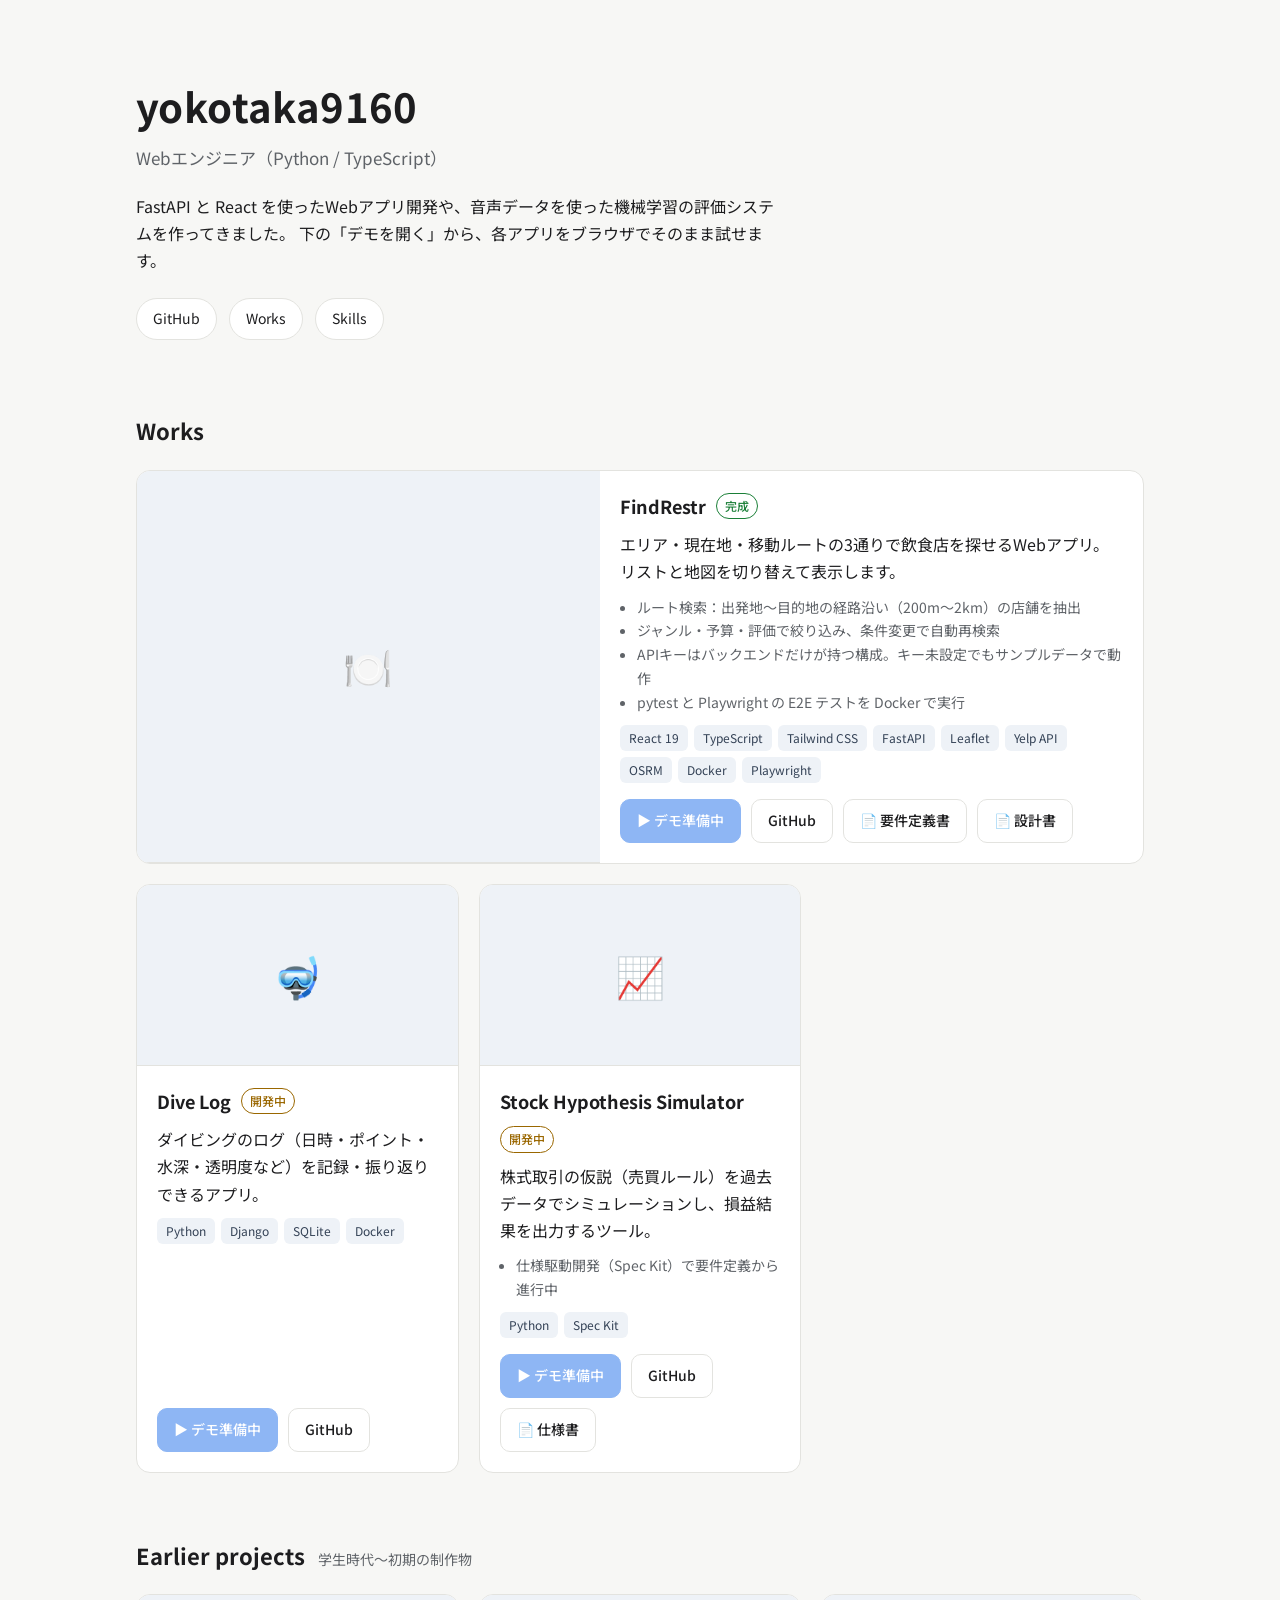
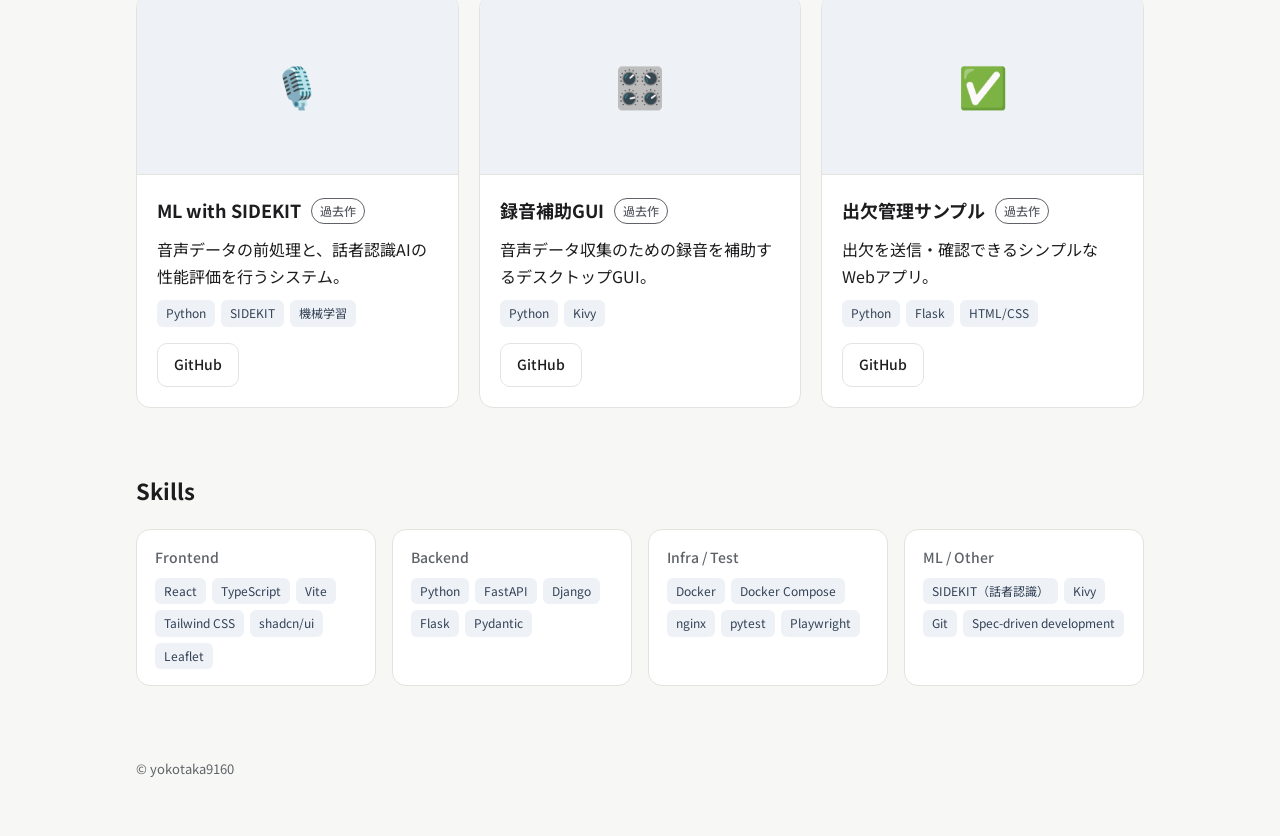
<file: index.html>
<!doctype html>
<html lang="ja">
<head>
<meta charset="utf-8">
<meta name="viewport" content="width=device-width, initial-scale=1">
<title>yokotaka9160 Portfolio</title>
<meta name="description" content="yokotaka9160 が開発したアプリのポートフォリオ。デモをすぐに起動できます。">
<link rel="preconnect" href="https://fonts.googleapis.com">
<link href="https://fonts.googleapis.com/css2?family=Noto+Sans+JP:wght@400;500;700&display=swap" rel="stylesheet">
<style>
  :root {
    --bg: #f7f7f5;
    --surface: #ffffff;
    --text: #1d1d1f;
    --muted: #5f6368;
    --border: #e3e3df;
    --accent: #1f6feb;
    --accent-text: #ffffff;
    --tag-bg: #eef2f7;
    --tag-text: #334155;
    --ok: #1a7f37;
    --wip: #9a6700;
    --radius: 14px;
  }
  @media (prefers-color-scheme: dark) {
    :root {
      --bg: #0f1115;
      --surface: #171a21;
      --text: #e8eaed;
      --muted: #a0a6b0;
      --border: #2a2f3a;
      --accent: #4c8dff;
      --accent-text: #0f1115;
      --tag-bg: #232834;
      --tag-text: #c9d1dc;
      --ok: #3fb950;
      --wip: #d29922;
    }
  }
  * { box-sizing: border-box; }
  body {
    margin: 0;
    background: var(--bg);
    color: var(--text);
    font-family: "Noto Sans JP", system-ui, sans-serif;
    line-height: 1.7;
  }
  a { color: var(--accent); }
  .wrap { max-width: 1040px; margin: 0 auto; padding: 0 16px; }

  header { padding: 72px 0 40px; }
  header h1 { font-size: clamp(28px, 5vw, 40px); margin: 0 0 4px; letter-spacing: .01em; }
  header .role { color: var(--muted); font-size: 17px; margin: 0 0 20px; }
  header .intro { max-width: 640px; margin: 0 0 24px; }
  .links { display: flex; gap: 12px; flex-wrap: wrap; }
  .links a {
    text-decoration: none; padding: 8px 16px; border-radius: 999px;
    border: 1px solid var(--border); color: var(--text); background: var(--surface); font-size: 14px;
  }
  .links a:hover { border-color: var(--accent); }

  section { padding: 32px 0; }
  h2 { font-size: 22px; margin: 0 0 20px; }
  h2 small { font-weight: 400; color: var(--muted); font-size: 14px; margin-left: 8px; }

  .grid { display: grid; gap: 20px; grid-template-columns: repeat(auto-fill, minmax(300px, 1fr)); }
  .card {
    background: var(--surface); border: 1px solid var(--border); border-radius: var(--radius);
    overflow: hidden; display: flex; flex-direction: column;
  }
  .card.featured { grid-column: 1 / -1; }
  @media (min-width: 760px) {
    .card.featured { flex-direction: row; }
    .card.featured .thumb { flex: 0 0 46%; aspect-ratio: auto; min-height: 280px; }
  }
  .thumb {
    aspect-ratio: 16 / 9; background: var(--tag-bg); display: grid; place-items: center;
    color: var(--muted); font-size: 13px; border-bottom: 1px solid var(--border);
  }
  .thumb img { width: 100%; height: 100%; object-fit: cover; display: block; }
  .thumb .ph { font-size: 40px; line-height: 1; }
  .body { padding: 20px; display: flex; flex-direction: column; gap: 10px; flex: 1; }
  .title-row { display: flex; align-items: center; gap: 10px; flex-wrap: wrap; }
  .card h3 { margin: 0; font-size: 18px; }
  .status { font-size: 12px; font-weight: 500; padding: 2px 8px; border-radius: 999px; border: 1px solid currentColor; }
  .status.live { color: var(--ok); }
  .status.wip { color: var(--wip); }
  .status.archive { color: var(--muted); }
  .summary { margin: 0; }
  .points { margin: 0; padding-left: 1.2em; color: var(--muted); font-size: 14px; }
  .tags { display: flex; flex-wrap: wrap; gap: 6px; margin: 0; padding: 0; list-style: none; }
  .tags li { background: var(--tag-bg); color: var(--tag-text); font-size: 12px; padding: 3px 9px; border-radius: 6px; }
  .actions { display: flex; gap: 10px; flex-wrap: wrap; margin-top: auto; padding-top: 6px; }
  .btn {
    display: inline-flex; align-items: center; gap: 6px; text-decoration: none; font-size: 14px; font-weight: 500;
    padding: 9px 16px; border-radius: 10px; border: 1px solid var(--border); color: var(--text);
  }
  .btn.primary { background: var(--accent); border-color: var(--accent); color: var(--accent-text); }
  .btn[aria-disabled="true"] { opacity: .5; pointer-events: none; }
  .note { font-size: 12px; color: var(--muted); margin: 0; }

  .skills { display: grid; gap: 16px; grid-template-columns: repeat(auto-fill, minmax(220px, 1fr)); }
  .skill { background: var(--surface); border: 1px solid var(--border); border-radius: var(--radius); padding: 16px 18px; }
  .skill h3 { margin: 0 0 8px; font-size: 14px; color: var(--muted); font-weight: 500; }

  footer { padding: 40px 0 56px; color: var(--muted); font-size: 13px; }
</style>
</head>
<body>
<div class="wrap">
  <header>
    <!-- TODO: 名前・職種・自己紹介を書き換えてください -->
    <h1>yokotaka9160</h1>
    <p class="role">Webエンジニア（Python / TypeScript）</p>
    <p class="intro">
      FastAPI と React を使ったWebアプリ開発や、音声データを使った機械学習の評価システムを作ってきました。
      下の「デモを開く」から、各アプリをブラウザでそのまま試せます。
    </p>
    <nav class="links">
      <a href="https://github.com/yokotaka9160" target="_blank" rel="noopener">GitHub</a>
      <a href="#works">Works</a>
      <a href="#skills">Skills</a>
      <!-- <a href="mailto:you@example.com">Contact</a> -->
    </nav>
  </header>

  <section id="works">
    <h2>Works</h2>
    <div class="grid" id="works-grid"></div>
  </section>

  <section id="archive">
    <h2>Earlier projects <small>学生時代〜初期の制作物</small></h2>
    <div class="grid" id="archive-grid"></div>
  </section>

  <section id="skills">
    <h2>Skills</h2>
    <div class="skills">
      <div class="skill"><h3>Frontend</h3><ul class="tags"><li>React</li><li>TypeScript</li><li>Vite</li><li>Tailwind CSS</li><li>shadcn/ui</li><li>Leaflet</li></ul></div>
      <div class="skill"><h3>Backend</h3><ul class="tags"><li>Python</li><li>FastAPI</li><li>Django</li><li>Flask</li><li>Pydantic</li></ul></div>
      <div class="skill"><h3>Infra / Test</h3><ul class="tags"><li>Docker</li><li>Docker Compose</li><li>nginx</li><li>pytest</li><li>Playwright</li></ul></div>
      <div class="skill"><h3>ML / Other</h3><ul class="tags"><li>SIDEKIT（話者認識）</li><li>Kivy</li><li>Git</li><li>Spec-driven development</li></ul></div>
    </div>
  </section>

  <footer>© yokotaka9160</footer>
</div>

<script>
/*
 * アプリ一覧（ここを編集するだけでカードが増減します）
 *  status: "live"（公開中） / "wip"（開発中） / "archive"（過去作）
 *  demo:   デプロイしたURL。空文字ならボタンは無効表示になります
 *  image:  スクリーンショットのパス（例: "images/find-restaurant.png"）。空なら仮のサムネイル
 */
const WORKS = [
  {
    name: "FindRestr",
    repo: "https://github.com/yokotaka9160/Find-Restaurant-App",
    demo: "",            // TODO: Render 等にデプロイしたら URL を入れる
    image: "",
    icon: "🍽️",
    status: "live",
    featured: true,
    summary: "エリア・現在地・移動ルートの3通りで飲食店を探せるWebアプリ。リストと地図を切り替えて表示します。",
    points: [
      "ルート検索：出発地〜目的地の経路沿い（200m〜2km）の店舗を抽出",
      "ジャンル・予算・評価で絞り込み、条件変更で自動再検索",
      "APIキーはバックエンドだけが持つ構成。キー未設定でもサンプルデータで動作",
      "pytest と Playwright の E2E テストを Docker で実行"
    ],
    tags: ["React 19", "TypeScript", "Tailwind CSS", "FastAPI", "Leaflet", "Yelp API", "OSRM", "Docker", "Playwright"],
    docs: [
      { label: "要件定義書", url: "https://github.com/yokotaka9160/Find-Restaurant-App/blob/main/docs/requirements.md" },
      { label: "設計書",     url: "https://github.com/yokotaka9160/Find-Restaurant-App/blob/main/docs/design.md" }
    ],
    note: "無料サーバーのため、初回は起動に30秒ほどかかる場合があります。"
  },
  {
    name: "Dive Log",
    repo: "https://github.com/yokotaka9160/Dive-Log-App",
    demo: "",
    image: "",
    icon: "🤿",
    status: "wip",
    summary: "ダイビングのログ（日時・ポイント・水深・透明度など）を記録・振り返りできるアプリ。",
    points: [],
    tags: ["Python", "Django", "SQLite", "Docker"]
  },
  {
    name: "Stock Hypothesis Simulator",
    repo: "https://github.com/yokotaka9160/Stock-Hypothesis-App",
    demo: "",
    image: "",
    icon: "📈",
    status: "wip",
    summary: "株式取引の仮説（売買ルール）を過去データでシミュレーションし、損益結果を出力するツール。",
    points: ["仕様駆動開発（Spec Kit）で要件定義から進行中"],
    tags: ["Python", "Spec Kit"],
    docs: [
      { label: "仕様書", url: "https://github.com/yokotaka9160/Stock-Hypothesis-App/blob/main/specs/001-stock-hypothesis-validation/spec.md" }
    ],
  }
];

const ARCHIVE = [
  {
    name: "ML with SIDEKIT",
    repo: "https://github.com/yokotaka9160/ML_with_SIDEKIT",
    icon: "🎙️",
    status: "archive",
    summary: "音声データの前処理と、話者認識AIの性能評価を行うシステム。",
    tags: ["Python", "SIDEKIT", "機械学習"]
  },
  {
    name: "録音補助GUI",
    repo: "https://github.com/yokotaka9160/Kivy_project",
    icon: "🎛️",
    status: "archive",
    summary: "音声データ収集のための録音を補助するデスクトップGUI。",
    tags: ["Python", "Kivy"]
  },
  {
    name: "出欠管理サンプル",
    repo: "https://github.com/yokotaka9160/attend_check",
    icon: "✅",
    status: "archive",
    summary: "出欠を送信・確認できるシンプルなWebアプリ。",
    tags: ["Python", "Flask", "HTML/CSS"]
  }
];

const STATUS_LABEL = { live: "完成", wip: "開発中", archive: "過去作" };

function esc(s) {
  return String(s).replace(/[&<>"']/g, c => ({ "&": "&amp;", "<": "&lt;", ">": "&gt;", '"': "&quot;", "'": "&#39;" }[c]));
}

function card(w) {
  const thumb = w.image
    ? `<img src="${esc(w.image)}" alt="${esc(w.name)} のスクリーンショット" loading="lazy">`
    : `<span class="ph" aria-hidden="true">${w.icon || "📦"}</span>`;
  const demoBtn = w.status === "archive" ? "" : w.demo
    ? `<a class="btn primary" href="${esc(w.demo)}" target="_blank" rel="noopener">▶ デモを開く</a>`
    : `<a class="btn primary" aria-disabled="true">▶ デモ準備中</a>`;
  return `
    <article class="card${w.featured ? " featured" : ""}">
      <div class="thumb">${thumb}</div>
      <div class="body">
        <div class="title-row">
          <h3>${esc(w.name)}</h3>
          <span class="status ${w.status}">${STATUS_LABEL[w.status]}</span>
        </div>
        <p class="summary">${esc(w.summary)}</p>
        ${w.points && w.points.length ? `<ul class="points">${w.points.map(p => `<li>${esc(p)}</li>`).join("")}</ul>` : ""}
        <ul class="tags">${w.tags.map(t => `<li>${esc(t)}</li>`).join("")}</ul>
        <div class="actions">
          ${demoBtn}
          <a class="btn" href="${esc(w.repo)}" target="_blank" rel="noopener">GitHub</a>
          ${(w.docs || []).map(d => `<a class="btn" href="${esc(d.url)}" target="_blank" rel="noopener">📄 ${esc(d.label)}</a>`).join("")}
        </div>
        ${w.note && w.demo ? `<p class="note">${esc(w.note)}</p>` : ""}
      </div>
    </article>`;
}

document.getElementById("works-grid").innerHTML = WORKS.map(card).join("");
document.getElementById("archive-grid").innerHTML = ARCHIVE.map(card).join("");
</script>
</body>
</html>
</file>
